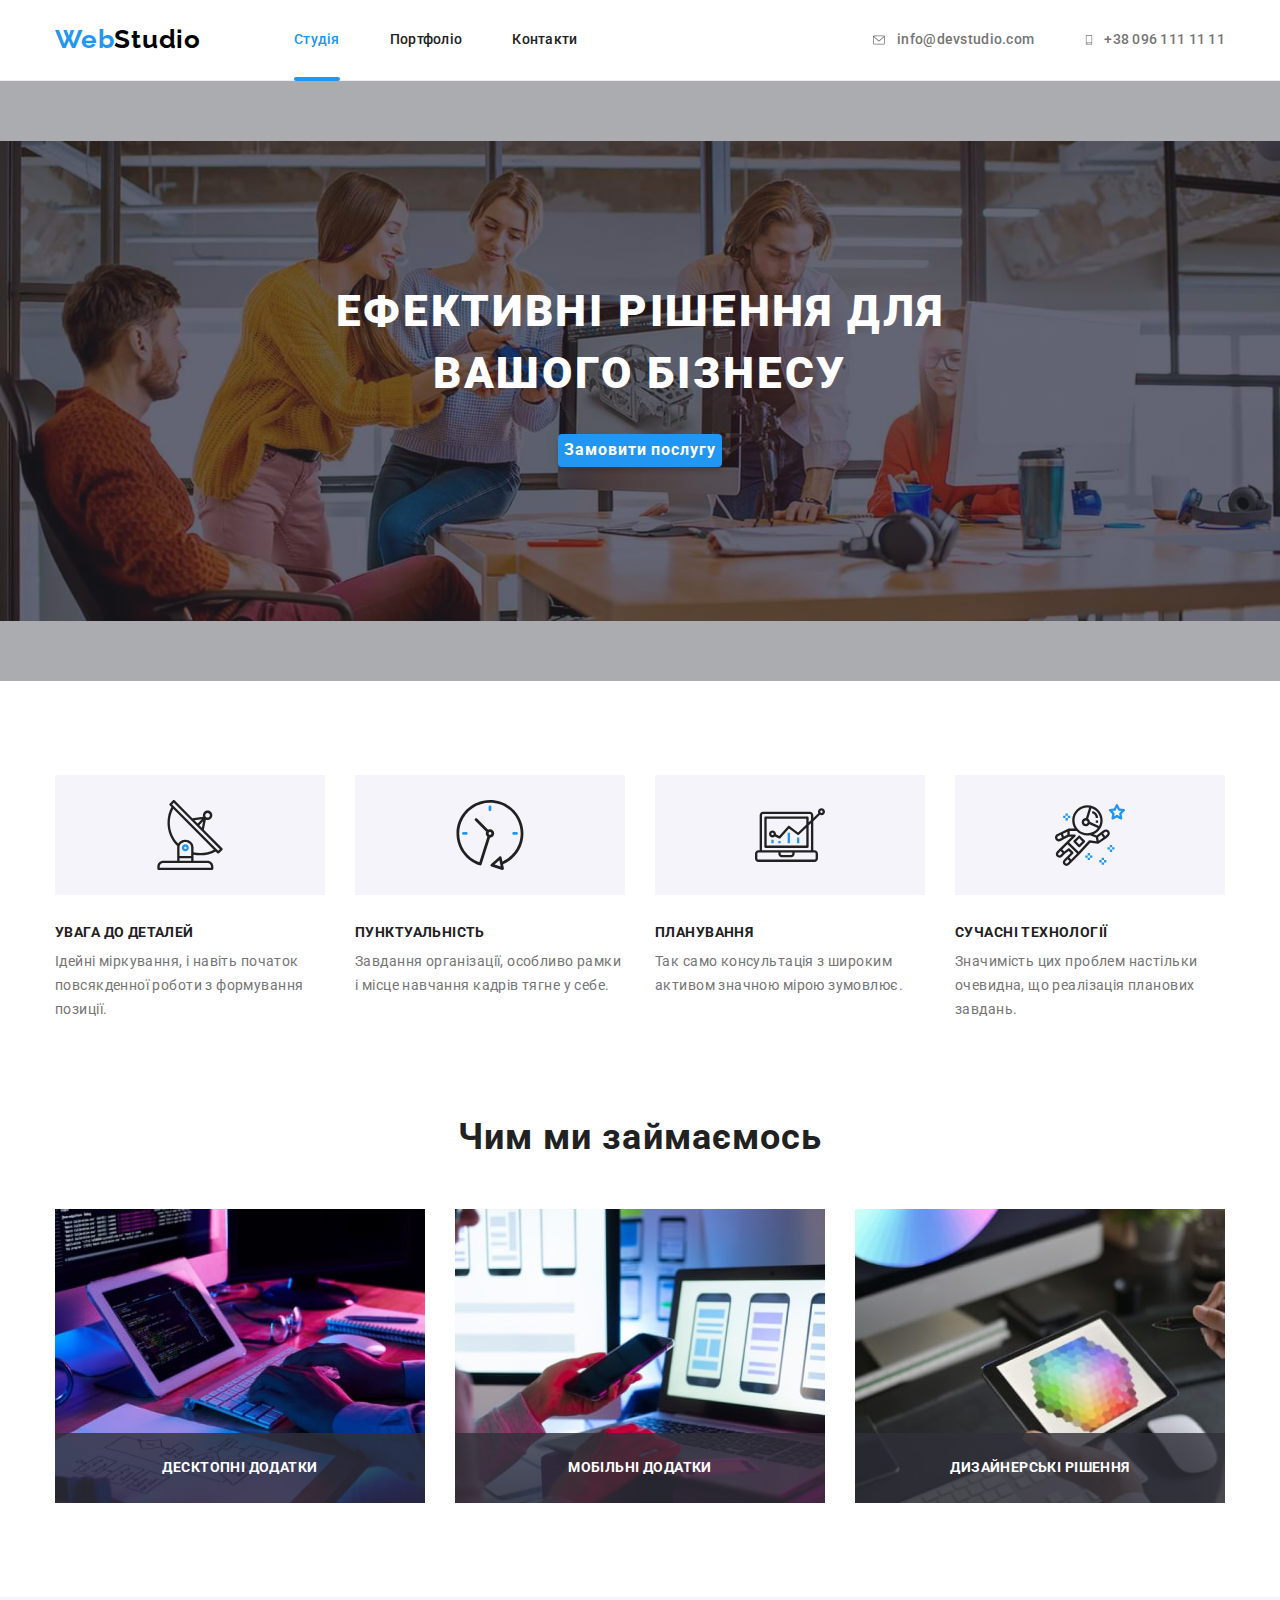
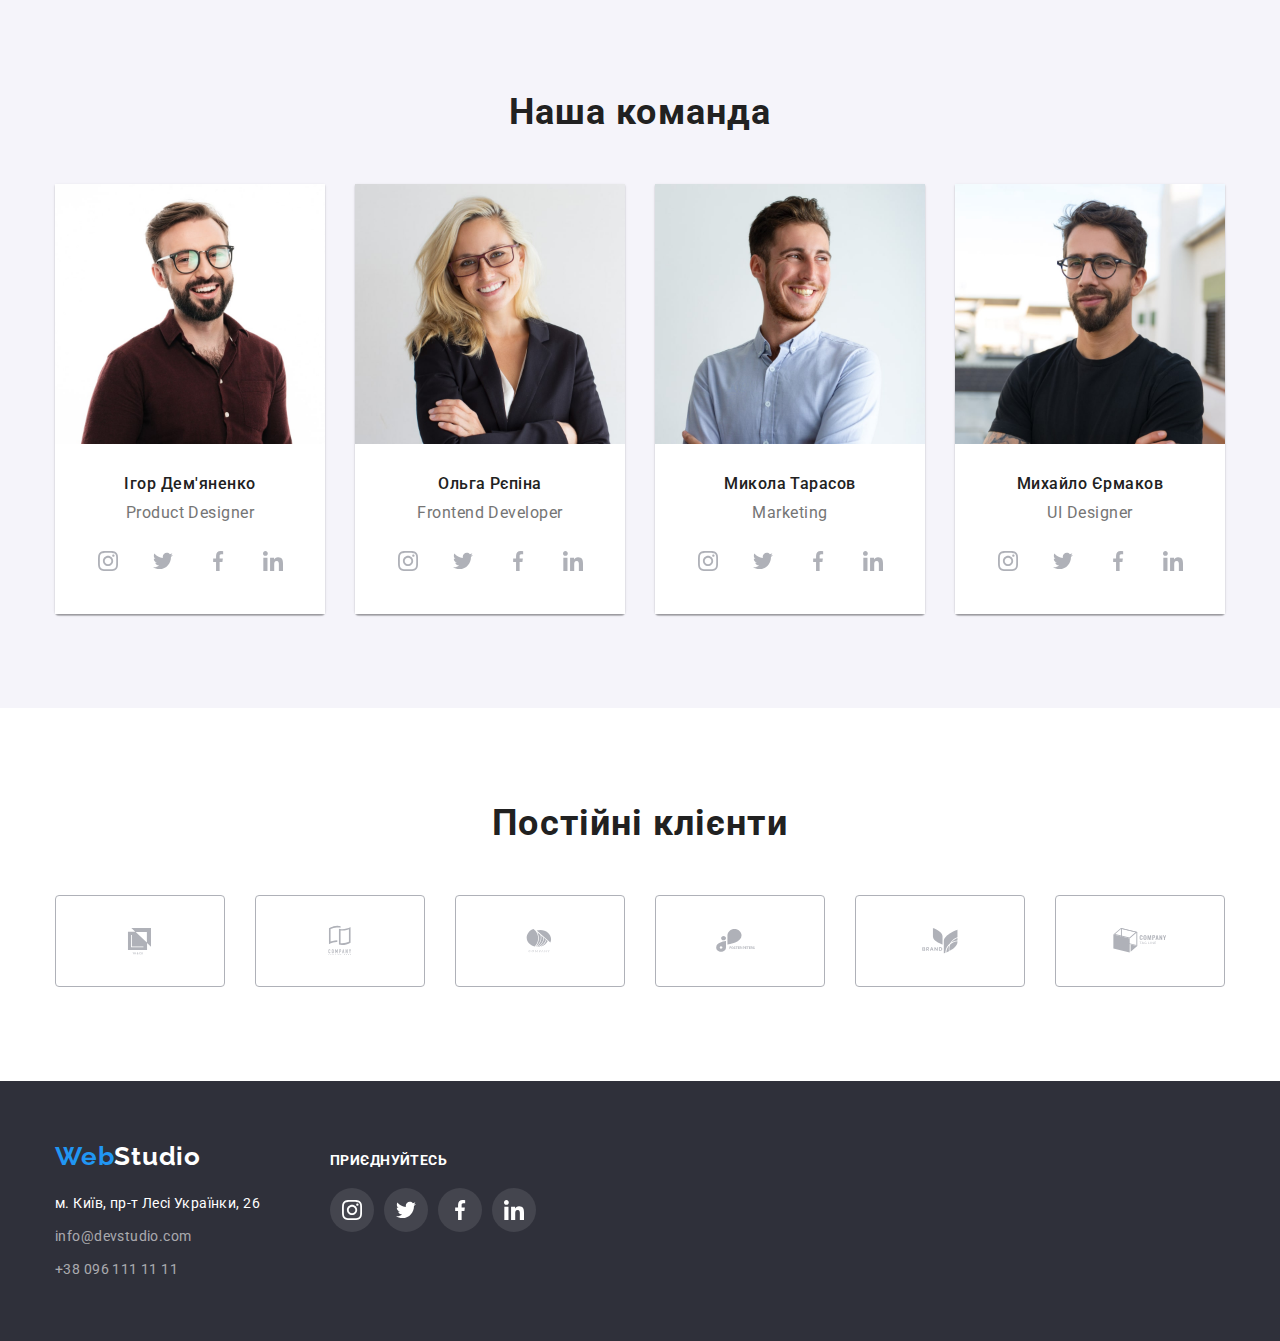
<file: index.html>
<!DOCTYPE html>
<html lang="uk">
  <head>
    <meta charset="UTF-8" />
    <meta http-equiv="X-UA-Compatible" content="IE=edge" />
    <meta name="viewport" content="width=device-width, initial-scale=1.0" />
    <link rel="preconnect" href="https://fonts.googleapis.com" />
    <link rel="preconnect" href="https://fonts.gstatic.com" crossorigin />
    <link
      href="https://fonts.googleapis.com/css2?family=Raleway:wght@700&family=Roboto:wght@400;500;700;900&display=swap"
      rel="stylesheet"
    />
    <title>ВебСтудія</title>
    <link
      rel="stylesheet"
      href="https://cdnjs.cloudflare.com/ajax/libs/modern-normalize/1.1.0/modern-normalize.min.css"
    />
    <link rel="stylesheet" href="./style/style.css" />
  </head>
  <body class="body">
    <!--Шапка сайта-->
    <header class="header">
      <div class="container">
        <nav class="nav">
          <a href="" class="header-logo logo"
            ><span class="logo-first">Web</span>Studio</a
          >
          <ul class="site-nav list">
            <li class="item">
              <a href="./index.html" class="studio-link current link">Студія</a>
            </li>
            <li class="item">
              <a href="./portfolio.html" class="portfolio-link link"
                >Портфоліо</a
              >
            </li>
            <li class="item">
              <a href="" class="contacts-link link">Контакти</a>
            </li>
          </ul>
        </nav>
        <ul class="auth list">
          <li class="item">
            <a href="mailto:info@devstudio.com" class="mailto-link link"
              ><svg viewBox="0 0 100 100" width="16" height="12" class="icon1">
                <use xlink:href="./images/icons.svg#icon-envelope"></use></svg>info@devstudio.com
                </a>
          </li>
          <li class="item">
            <a href="tel:+380961111111" class="contact-link link"
              ><svg viewBox="0 0 100 100" width="10" height="16" class="icon2">
                <use xlink:href="./images/icons.svg#icon-smartphone"></use></svg>+38 096 111 11 11
              </a>
          </li>
        </ul>
      </div>
    </header>
    <main class="main">
      <!--Герой-->
      <section class="hero">
        <div class="container">
          <h1 class="hero-title">Ефективні рішення для вашого бізнесу</h1>
          <button type="button" class="hero-btn" data-modal-open>
            Замовити послугу
          </button>
        </div>
      </section>
      <!--Особливості-->
      <section class="section">
        <div class="container">
          <h2 class="section-title">Особливості нашої роботи</h2>
          <ul class="section-list list">
            <li class="section-item">
              <div class="benefits-icon">
                <svg class="" width="70" height="70">
                  <use xlink:href="./images/icons.svg#icon-antenna"></use>
                </svg>
              </div>
              <h3 class="section-item-title">Увага до деталей</h3>
              <p class="section-item-text">
                Ідейні міркування, і навіть початок повсякденної роботи з
                формування позиції.
              </p>
            </li>
            <li class="section-item icon">
              <div class="benefits-icon">
                <svg class="" width="70" height="70">
                  <use xlink:href="./images/icons.svg#icon-clock"></use>
                </svg>
              </div>
              <h3 class="section-item-title">Пунктуальність</h3>
              <p class="section-item-text">
                Завдання організації, особливо рамки і місце навчання кадрів
                тягне у себе.
              </p>
            </li>
            <li class="section-item icon">
              <div class="benefits-icon">
                <svg class="" width="70" height="70">
                  <use xlink:href="./images/icons.svg#icon-diagram"></use>
                </svg>
              </div>
              <h3 class="section-item-title">Планування</h3>
              <p class="section-item-text">
                Так само консультація з широким активом значною мірою зумовлює.
              </p>
            </li>
            <li class="section-item icon">
              <div class="benefits-icon">
                <svg class="" width="70" height="70">
                  <use xlink:href="./images/icons.svg#icon-astronaut"></use>
                </svg>
              </div>
              <h3 class="section-item-title">Сучасні технології</h3>
              <p class="section-item-text">
                Значимість цих проблем настільки очевидна, що реалізація
                планових завдань.
              </p>
            </li>
          </ul>
        </div>
      </section>
      <!--Наша робота-->
      <section class="work">
        <div class="container">
          <h2 class="work-title">Чим ми займаємось</h2>
          <ul class="work-list list">
            <li class="work-item">
              <div class="work-wrap-details">
                <img src="./images/box1.jpg " width="370" alt="box 1" />
                <p class="work-details">Десктопні додатки</p>
              </div>
            </li>
            <li class="work-item">
              <div class="work-wrap-details">
                <img src="./images/box2.jpg " width="370" alt="box 2" />
                <p class="work-details">Мобільні додатки</p>
              </div>
            </li>
            <li class="work-item">
              <div class="work-wrap-details">
                <img src="./images/box3.jpg " width="370" alt="box 3" />
                <p class="work-details">Дизайнерські рішення</p>
              </div>
            </li>
          </ul>
        </div>
      </section>
      <!--Наша команда-->
      <section class="team">
        <div class="container">
          <h2 class="team-title">Наша команда</h2>
          <ul class="team-list list">
            <li class="team-item">
              <img src="./images/img1.jpg" width="270" alt="Ігор Дем'яненко" />
              <div class="name">
                <h3 class="team-item-title">Ігор Дем'яненко</h3>
                <p class="team-item-text">Product Designer</p>
                <ul class="team-item-social list">
                  <li class="social-item">
                    <a href="" class="team-link"
                      ><svg class="team-icon"
                        viewBox="0 0 100 100"
                        width="20"
                        height="20"
                        class=""
                      >
                        <use
                          xlink:href="./images/icons.svg#icon-instagram"
                        ></use>
                      </svg>
                    </a>
                  </li>
                  <li class="social-item">
                    <a href="" class="team-link"
                      ><svg class="team-icon"
                        viewBox="0 0 100 100"
                        width="20"
                        height="20"
                        class=""
                      >
                        <use xlink:href="./images/icons.svg#icon-twitter"></use>
                      </svg>
                    </a>
                  </li>
                  <li class="social-item">
                    <a href="" class="team-link"
                      ><svg class="team-icon"
                        viewBox="0 0 100 100"
                        width="20"
                        height="20"
                        class=""
                      >
                        <use
                          xlink:href="./images/icons.svg#icon-facebook"
                        ></use>
                      </svg>
                    </a>
                  </li>
                  <li class="social-item">
                    <a href="" class="team-link"
                      ><svg class="team-icon"
                        viewBox="0 0 100 100"
                        width="20"
                        height="20"
                        class=""
                      >
                        <use
                          xlink:href="./images/icons.svg#icon-linkedin"
                        ></use>
                      </svg>
                    </a>
                  </li>
                </ul>
              </div>
            </li>
            <li class="team-item">
              <img
                src="./images/img2.jpg "
                width="270"
                alt="Ольга Рєпіна фото"
              />
              <div class="name">
                <h3 class="team-item-title">Ольга Рєпіна</h3>
                <p class="team-item-text">Frontend Developer</p>
                <ul class="team-item-social list">
                  <li class="social-item">
                    <a href="" class="team-link"
                      ><svg class="team-icon"
                        viewBox="0 0 100 100"
                        width="20"
                        height="20"
                        class=""
                      >
                        <use
                          xlink:href="./images/icons.svg#icon-instagram"
                        ></use>
                      </svg>
                    </a>
                  </li>
                  <li class="social-item">
                    <a href="" class="team-link"
                      ><svg class="team-icon"
                        viewBox="0 0 100 100"
                        width="20"
                        height="20"
                        class=""
                      >
                        <use xlink:href="./images/icons.svg#icon-twitter"></use>
                      </svg>
                    </a>
                  </li>
                  <li class="social-item">
                    <a href="" class="team-link"
                      ><svg class="team-icon"
                        viewBox="0 0 100 100"
                        width="20"
                        height="20"
                        class=""
                      >
                        <use
                          xlink:href="./images/icons.svg#icon-facebook"
                        ></use>
                      </svg>
                    </a>
                  </li>
                  <li class="social-item">
                    <a href="" class="team-link"
                      ><svg class="team-icon"
                        viewBox="0 0 100 100"
                        width="20"
                        height="20"
                        class=""
                      >
                        <use
                          xlink:href="./images/icons.svg#icon-linkedin"
                        ></use>
                      </svg>
                    </a>
                  </li>
                </ul>
              </div>
            </li>
            <li class="team-item">
              <img
                src="./images/img3.jpg "
                width="270"
                alt="Микола Тарасов фото"
              />
              <div class="name">
                <h3 class="team-item-title">Микола Тарасов</h3>
                <p class="team-item-text">Marketing</p>
                <ul class="team-item-social list">
                  <li class="social-item">
                    <a href="" class="team-link"
                      ><svg class="team-icon"
                        viewBox="0 0 100 100"
                        width="20"
                        height="20"
                        class=""
                      >
                        <use
                          xlink:href="./images/icons.svg#icon-instagram"
                        ></use>
                      </svg>
                    </a>
                  </li>
                  <li class="social-item">
                    <a href="" class="team-link"
                      ><svg class="team-icon"
                        viewBox="0 0 100 100"
                        width="20"
                        height="20"
                        class=""
                      >
                        <use xlink:href="./images/icons.svg#icon-twitter"></use>
                      </svg>
                    </a>
                  </li>
                  <li class="social-item">
                    <a href="" class="team-link"
                      ><svg class="team-icon"
                        viewBox="0 0 100 100"
                        width="20"
                        height="20"
                        class=""
                      >
                        <use
                          xlink:href="./images/icons.svg#icon-facebook"
                        ></use>
                      </svg>
                    </a>
                  </li>
                  <li class="social-item">
                    <a href="" class="team-link"
                      ><svg class="team-icon"
                        viewBox="0 0 100 100"
                        width="20"
                        height="20"
                        class=""
                      >
                        <use
                          xlink:href="./images/icons.svg#icon-linkedin"
                        ></use>
                      </svg>
                    </a>
                  </li>
                </ul>
              </div>
            </li>
            <li class="team-item">
              <img
                src="./images/img4.jpg "
                width="270"
                alt="Михайло Єрмаков фото"
              />
              <div class="name">
                <h3 class="team-item-title">Михайло Єрмаков</h3>
                <p class="team-item-text">UI Designer</p>
                <ul class="team-item-social list">
                  <li class="social-item">
                    <a href="" class="team-link"
                      ><svg class="team-icon"
                        viewBox="0 0 100 100"
                        width="20"
                        height="20"
                        class=""
                      >
                        <use
                          xlink:href="./images/icons.svg#icon-instagram"
                        ></use>
                      </svg>
                    </a>
                  </li>
                  <li class="social-item">
                    <a href="" class="team-link"
                      ><svg class="team-icon"
                        viewBox="0 0 100 100"
                        width="20"
                        height="20"
                        class=""
                      >
                        <use xlink:href="./images/icons.svg#icon-twitter"></use>
                      </svg>
                    </a>
                  </li>
                  <li class="social-item">
                    <a href="" class="team-link"
                      ><svg class="team-icon"
                        viewBox="0 0 100 100"
                        width="20"
                        height="20"
                        class=""
                      >
                        <use
                          xlink:href="./images/icons.svg#icon-facebook"
                        ></use>
                      </svg>
                    </a>
                  </li>
                  <li class="social-item">
                    <a href="" class="team-link"
                      ><svg class="team-icon"
                        viewBox="0 0 100 100"
                        width="20"
                        height="20"
                        class=""
                      >
                        <use
                          xlink:href="./images/icons.svg#icon-linkedin"
                        ></use>
                      </svg>
                    </a>
                  </li>
                </ul>
              </div>
            </li>
          </ul>
        </div>
      </section>
      <!--Клієнти-->
      <section class="clients">
        <div class="container-clients container">
          <h2 class="client-titel">Постійні клієнти</h2>
          <ul class="client-list list">
            <li class="client-item">
              <a href="" class="client-link">
                <svg class="client-icon" viewBox="0 0 100 100" width="106" height="60" class="">
                  <use xlink:href="./images/icons.svg#icon-client1"></use>
                </svg>
              </a>
            </li>
            <li class="client-item">
              <a href="" class="client-link">
                <svg class="client-icon" viewBox="0 0 100 100" width="106" height="60" class="">
                  <use xlink:href="./images/icons.svg#icon-client2"></use>
                </svg>
              </a>
            </li>
            <li class="client-item">
              <a href="" class="client-link">
                <svg class="client-icon" viewBox="0 0 100 100" width="106" height="60" class="">
                  <use xlink:href="./images/icons.svg#icon-client3"></use>
                </svg>
              </a>
            </li>
            <li class="client-item">
              <a href="" class="client-link">
                <svg class="client-icon"
                  viewBox="0 0 100 100"
                  width="106"
                  height="60"
                  class="client"
                ><use xlink:href="./images/icons.svg#icon-client4"></use>
                </svg>
              </a>
            </li>
            <li class="client-item">
              <a href="" class="client-link">
                <svg class="client-icon" viewBox="0 0 100 100" width="106" height="60" class="">
                  <use xlink:href="./images/icons.svg#icon-client5"></use>
                </svg>
              </a>
            </li>
            <li class="client-item">
              <a href="" class="client-link">
                <svg class="client-icon" viewBox="0 0 100 100" width="106" height="60" class="">
                  <use xlink:href="./images/icons.svg#icon-client6"></use>
                </svg>
              </a>
            </li>
          </ul>
        </div>
      </section>
    </main>
    <footer class="footer">
      <div class="container-footer container">
        <div class="first-container">
          <a href="" class="footer-logo logo"
            ><span class="logo-first">Web</span>Studio</a
          >
          <address class="address">
            <ul class="footer-list list">
              <li class="footer-item">
                <a
                  class="footer-address"
                  href="https://2gis.ua/ru/kyiv/geo/15059546909211711/30.538662%2C50.42679?m=30.538546%2C50.426903%2F16:мКиївпр-тЛесіУкраїнки26"
                  target="_blank"
                  rel="noopener noreferrer nofollow"
                  >м. Київ, пр-т Лесі Українки, 26
                </a>
              </li>
              <li class="footer-item">
                <a href="mailto:info@devstudio.com" class="footer-mailto"
                  >info@devstudio.com</a
                >
              </li>
              <li class="footer-item">
                <a href="tel:+380961111111" class="footer-contact"
                  >+38 096 111 11 11</a
                >
              </li>
            </ul>
          </address>
        </div>
        <div class="second-container">
          <h3 class="social-title">Приєднуйтесь</h3>
          <ul class="footer-social-list list">
            <li class="social-item">
              <a href="" class="footer-icon"
                ><svg viewBox="0 0 100 100" width="20" height="20" class="">
                  <use xlink:href="./images/icons.svg#icon-instagram"></use>
                </svg>
              </a>
            </li>
            <li class="social-item">
              <a href="" class="footer-icon"
                ><svg viewBox="0 0 100 100" width="20" height="20" class="">
                  <use xlink:href="./images/icons.svg#icon-twitter"></use>
                </svg>
              </a>
            </li>
            <li class="social-item">
              <a href="" class="footer-icon"
                ><svg viewBox="0 0 100 100" width="20" height="20" class="">
                  <use xlink:href="./images/icons.svg#icon-facebook"></use>
                </svg>
              </a>
            </li>
            <li class="social-item">
              <a href="" class="footer-icon"
                ><svg viewBox="0 0 100 100" width="20" height="20" class="">
                  <use xlink:href="./images/icons.svg#icon-linkedin"></use>
                </svg>
              </a>
            </li>
          </ul>
        </div>
      </div>
    </footer>
    <div class="backdrop is-hidden" data-modal>
      <div class="modal">
        <button type="button" class="close-button" data-modal-close>
          <svg viewBox="0 0 100 100" width="30" height="30" class="">
            <use xlink:href="./images/icons.svg#icon-close-1"></use>
          </svg>
        </button>
      </div>
    </div>
    <script src="./js/modal.js"></script>
  </body>
</html>
</file>
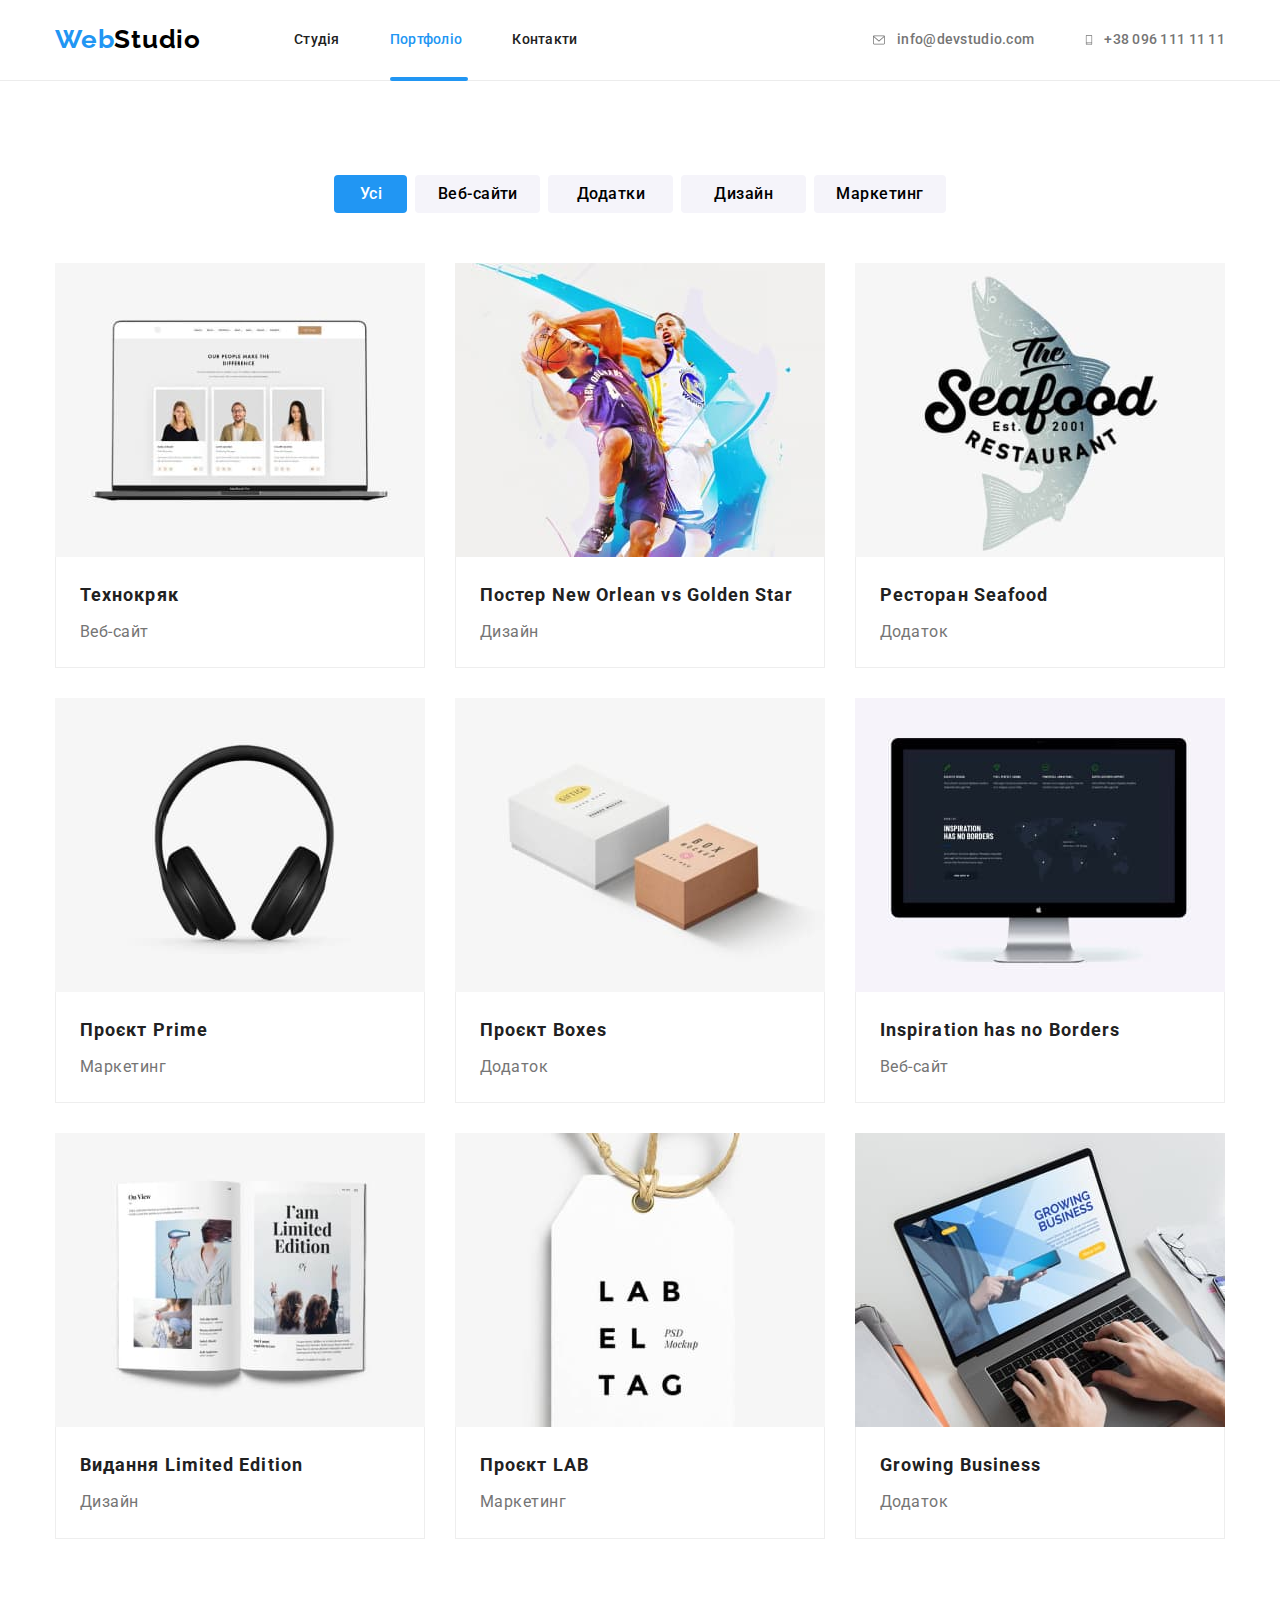
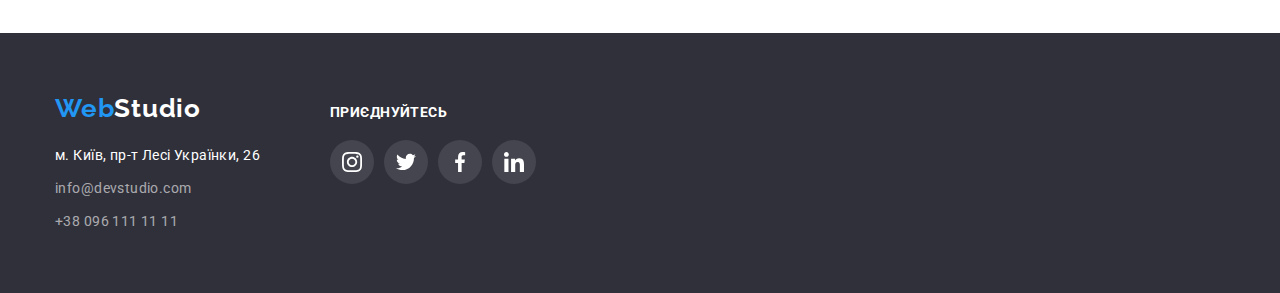
<file: portfolio.html>
<!DOCTYPE html>
<html lang="uk">
  <head>
    <meta charset="UTF-8" />
    <meta http-equiv="X-UA-Compatible" content="IE=edge" />
    <meta name="viewport" content="width=device-width, initial-scale=1.0" />
    <link
      rel="stylesheet"
      href="https://cdnjs.cloudflare.com/ajax/libs/modern-normalize/1.0.0/modern-normalize.min.css"
    />
    <link rel="preconnect" href="https://fonts.googleapis.com" />
    <link rel="preconnect" href="https://fonts.gstatic.com" crossorigin />
    <link
      href="https://fonts.googleapis.com/css2?family=Raleway:wght@700&family=Roboto:wght@400;500;700;900&display=swap"
      rel="stylesheet"
    />
    <title>Портфолио</title>
    <link
      rel="stylesheet"
      href="https://cdnjs.cloudflare.com/ajax/libs/modern-normalize/1.1.0/modern-normalize.min.css"
    />
    <link rel="stylesheet" href="./style/style.css" />
  </head>
  <body class="body">
    <!--Шапка сайта-->
    <header class="header">
      <div class="container">
        <nav class="nav">
          <a href="" class="header-logo logo"
            ><span class="logo-first">Web</span>Studio</a
          >
          <ul class="site-nav list">
            <li class="item">
              <a href="./index.html" class="studio_p-link link">Студія</a>
            </li>
            <li class="item">
              <a href="./portfolio.html" class="portfolio_p-link current link"
                >Портфоліо</a
              >
            </li>
            <li class="item">
              <a href="" class="contacts-link link">Контакти</a>
            </li>
          </ul>
        </nav>
        <ul class="auth list">
          <li class="item">
            <a href="mailto:info@devstudio.com" class="mailto-link link"
              ><svg viewBox="0 0 100 100" width="16" height="12" class="">
                <use xlink:href="./images/icons.svg#icon-envelope"></use></svg>info@devstudio.com
                </a>
          </li>
          <li class="item">
            <a href="tel:+380961111111" class="contact-link link"
              ><svg viewBox="0 0 100 100" width="10" height="16" class="">
                <use xlink:href="./images/icons.svg#icon-smartphone"></use></svg>+38 096 111 11 11
              </a>
          </li>
        </ul>
      </div>
    </header>
    <main>
      <!--Проекти-->
      <section class="project">
        <div class="container">
          <h1 class="project-title">Наші проекти</h1>
          <ul class="btn-list list">
            <li>
              <button type="button" class="project-btn-first">Усі</button>
            </li>
            <li>
              <button type="button" class="project-btn">Веб-сайти</button>
            </li>
            <li>
              <button type="button" class="project-btn">Додатки</button>
            </li>
            <li><button type="button" class="project-btn">Дизайн</button></li>
            <li>
              <button type="button" class="project-btn">Маркетинг</button>
            </li>
          </ul>
          <ul class="project-list list">
            <li class="project-item">
              <a href="" class="project-link link">
                <div class="project-wrap-details">
                  <img src="./images/img1p.jpg" width="370" alt="img1p" />
                  <p class="project-details">
                    Ресурс пропонує комплексні пропозиції з різним рівнем
                    функціоналу та сервісів. Все це дозволить відвідувачу
                    отримати вичерпні відомості про компанію чи приватну особу.
                  </p>
                </div>
                <div class="text">
                  <h2 class="project-title-img">Технокряк</h2>
                  <p class="project-text">Веб-сайт</p>
                </div>
              </a>
            </li>
            <li class="project-item">
              <a href="" class="project-link link">
                <div class="project-wrap-details">
                  <img src="./images/img2p.jpg" width="370" alt="img2p" />
                  <p class="project-details">
                    Ресурс пропонує комплексні пропозиції з різним рівнем
                    функціоналу та сервісів. Все це дозволить відвідувачу
                    отримати вичерпні відомості про компанію чи приватну особ
                  </p>
                </div>
                <div class="text">
                  <h2 class="project-title-img">
                    Постер New Orlean vs Golden Star
                  </h2>
                  <p class="project-text">Дизайн</p>
                </div>
              </a>
            </li>
            <li class="project-item">
              <a href="" class="project-link link">
                <div class="project-wrap-details">
                  <img src="./images/img3p.jpg" width="370" alt="img3p" />
                  <p class="project-details">
                    Ресурс пропонує комплексні пропозиції з різним рівнем
                    функціоналу та сервісів. Все це дозволить відвідувачу
                    отримати вичерпні відомості про компанію чи приватну особ
                  </p>
                </div>
                <div class="text">
                  <h2 class="project-title-img">Ресторан Seafood</h2>
                  <p class="project-text">Додаток</p>
                </div>
              </a>
            </li>
            <li class="project-item">
              <a href="" class="project-link link">
                <div class="project-wrap-details">
                  <img src="./images/img4p.jpg" width="370" alt="img4p" />
                  <p class="project-details">
                    Ресурс пропонує комплексні пропозиції з різним рівнем
                    функціоналу та сервісів. Все це дозволить відвідувачу
                    отримати вичерпні відомості про компанію чи приватну особ
                  </p>
                </div>
                <div class="text">
                  <h2 class="project-title-img">Проєкт Prime</h2>
                  <p class="project-text">Маркетинг</p>
                </div>
              </a>
            </li>
            <li class="project-item">
              <a href="" class="project-link link">
                <div class="project-wrap-details">
                  <img src="./images/img5p.jpg" width="370" alt="img5p" />
                  <p class="project-details">
                    Ресурс пропонує комплексні пропозиції з різним рівнем
                    функціоналу та сервісів. Все це дозволить відвідувачу
                    отримати вичерпні відомості про компанію чи приватну особ
                  </p>
                </div>
                <div class="text">
                  <h2 class="project-title-img">Проєкт Boxes</h2>
                  <p class="project-text">Додаток</p>
                </div>
              </a>
            </li>
            <li class="project-item">
              <a href="" class="project-link link">
                <div class="project-wrap-details">
                  <img src="./images/img6p.jpg" width="370" alt="img6p" />
                  <p class="project-details">
                    Ресурс пропонує комплексні пропозиції з різним рівнем
                    функціоналу та сервісів. Все це дозволить відвідувачу
                    отримати вичерпні відомості про компанію чи приватну особ
                  </p>
                </div>
                <div class="text">
                  <h2 class="project-title-img">Inspiration has no Borders</h2>
                  <p class="project-text">Веб-сайт</p>
                </div>
              </a>
            </li>
            <li class="project-item">
              <a href="" class="project-link link">
                <div class="project-wrap-details">
                  <img src="./images/img7p).jpg" width="370" alt="img7p" />
                  <p class="project-details">
                    Ресурс пропонує комплексні пропозиції з різним рівнем
                    функціоналу та сервісів. Все це дозволить відвідувачу
                    отримати вичерпні відомості про компанію чи приватну особ
                  </p>
                </div>
                <div class="text">
                  <h2 class="project-title-img">Видання Limited Edition</h2>
                  <p class="project-text">Дизайн</p>
                </div>
              </a>
            </li>
            <li class="project-item">
              <a href="" class="project-link link">
                <div class="project-wrap-details">
                  <img src="./images/img8p.jpg" width="370" alt="img8p" />
                  <p class="project-details">
                    Ресурс пропонує комплексні пропозиції з різним рівнем
                    функціоналу та сервісів. Все це дозволить відвідувачу
                    отримати вичерпні відомості про компанію чи приватну особ
                  </p>
                </div>
                <div class="text">
                  <h2 class="project-title-img">Проєкт LAB</h2>
                  <p class="project-text">Маркетинг</p>
                </div>
              </a>
            </li>
            <li class="project-item">
              <a href="" class="project-link link">
                <div class="project-wrap-details">
                  <img src="./images/img9p.jpg" width="370" alt="img9p" />
                  <p class="project-details">
                    Ресурс пропонує комплексні пропозиції з різним рівнем
                    функціоналу та сервісів. Все це дозволить відвідувачу
                    отримати вичерпні відомості про компанію чи приватну особ
                  </p>
                </div>
                <div class="text">
                  <h2 class="project-title-img">Growing Business</h2>
                  <p class="project-text">Додаток</p>
                </div>
              </a>
            </li>
          </ul>
        </div>
      </section>
    </main>
    <footer class="footer">
      <div class="container-footer container">
        <div class="first-container">
          <a href="" class="footer-logo logo"
            ><span class="logo-first">Web</span>Studio</a
          >
          <address class="address">
            <ul class="footer-list list">
              <li class="footer-item">
                <a
                  class="footer-address"
                  href="https://2gis.ua/ru/kyiv/geo/15059546909211711/30.538662%2C50.42679?m=30.538546%2C50.426903%2F16:мКиївпр-тЛесіУкраїнки26"
                  target="_blank"
                  rel="noopener noreferrer nofollow"
                  >м. Київ, пр-т Лесі Українки, 26
                </a>
              </li>
              <li class="footer-item">
                <a href="mailto:info@devstudio.com" class="footer-mailto"
                  >info@devstudio.com</a
                >
              </li>
              <li class="footer-item">
                <a href="tel:+380961111111" class="footer-contact"
                  >+38 096 111 11 11</a
                >
              </li>
            </ul>
          </address>
        </div>
        <div class="second-container">
          <h3 class="social-title">Приєднуйтесь</h3>
          <ul class="footer-social-list list">
            <li class="social-item">
              <a href="" class="footer-icon"
                ><svg viewBox="0 0 100 100" width="20" class="">
                  <use xlink:href="./images/icons.svg#icon-instagram"></use>
                </svg>
              </a>
            </li>
            <li class="social-item">
              <a href="" class="footer-icon"
                ><svg viewBox="0 0 100 100" width="20" class="">
                  <use xlink:href="./images/icons.svg#icon-twitter"></use>
                </svg>
              </a>
            </li>
            <li class="social-item">
              <a href="" class="footer-icon"
                ><svg viewBox="0 0 100 100" width="20" class="">
                  <use xlink:href="./images/icons.svg#icon-facebook"></use>
                </svg>
              </a>
            </li>
            <li class="social-item">
              <a href="" class="footer-icon"
                ><svg viewBox="0 0 100 100" width="20" class="">
                  <use xlink:href="./images/icons.svg#icon-linkedin"></use>
                </svg>
              </a>
            </li>
          </ul>
        </div>
      </div>
    </footer>
  </body>
</html>
</file>
<file: style/style.css>
:root{
    --praymory-text-color:#212121;
    --secondary-text-color:#FFFFFF;
    --accent-color:#2196F3;
    --text-color: #757575;
}
h1, 
h2,
h3,
h4, 
h5, 
h6
ul,
p{
    margin: 0;
}
ul{
    padding-left: 0;
}
.body{
    font-family: "Roboto", sans-serif;
    font-weight: 700;
    
}
.container{
    width: 1200px;
    margin: 0 auto;
    padding-left: 15px;
    padding-right: 15px;
}
.list{
    list-style: none;
    margin: 0;
    padding: 0;
}

/* Header */
header .container{
    display: flex;
}
.header{
    border-bottom: 1px solid #ECECEC;
}
.nav{
    display: flex;
    align-items: center;
}
.logo{
    font-family: "Raleway", sans-serif;
    font-size: 26px;
    font-weight: 700;
    line-height: 1.2;
    letter-spacing: 0.03em;
    color: #000000;
    text-decoration: none;
}
.logo-first{
    color: var(--accent-color);
}
.site-nav{
    display: flex;
    margin-left: 93px;
}
.site-nav .item:not( :last-child){
    margin-right: 50px;
}
.link{
    position: relative;
    font-size: 14px;
    font-weight: 500;
    line-height: 1.1;
    letter-spacing: 0.02em;
    text-decoration: none;
    padding-top: 32px;
    padding-bottom: 32px;
    display: block;
    transition-property: color;
    transition-duration: 250ms;
    transition-timing-function: cubic-bezier(0.4, 0, 0.2, 1);
}
.current:after{
    content: "";
    position: absolute;
    display: block;
    width: 100%;
    height: 4px;
    background-color: var(--accent-color);
    bottom: -1px;
    border-radius: 2px;
}
.studio-link{
    color: var(--accent-color);
    }
.portfolio-link,
.contacts-link{
    color: var(--praymory-text-color);
}
.portfolio-link:hover,
.portfolio-link:focus,
.contacts-link:hover,
.contacts-link:focus{
    color:var(--accent-color)
}
.auth {
    display: flex;
    margin-left: auto;
}
.auth .item + .item{
    margin-left: 50px;
}
.mailto-link,
.contact-link{
    color: var(--text-color);
    display: flex;
    align-items: center;
    gap: 10px;
    padding: 32px 0;
}
.mailto-link:hover,
.mailto-link:focus,
.contact-link:hover,
.contact-link:focus{
    color: var(--accent-color);
}
.mailto-link,
.contact-link{
    fill: currentColor;
}
.mailto-link:hover svg,
.mailto-link:focus svg,
.contact-link:hover svg,
.contact-link:focus svg{
    fill: currentColor;
}
.icon1{
    width: 16px;
    height: 12px;
}
.icon2{
    width: 10px;
    height: 16px;
}

/* Герой */
.hero{
    background-image: linear-gradient(rgba(47, 48, 58, 0.4),rgba(47, 48, 58, 0.4)), url(../images/Imghero.jpg); 
    background-repeat: no-repeat;
    text-align: center; 
    padding-top: 200px;
    padding-bottom: 200px;
    max-width: 1600px;
    height: 600px;
    background-position: center;
    background-size: contain;
    margin-right: auto;
    margin-left: auto;
}
.hero-title{
    color: var(--secondary-text-color);
    font-size: 44px;
    font-weight: 900;
    line-height: 1.4;
    letter-spacing: 0.06em;
    text-transform: uppercase;
    text-align: center;
    max-width: 700px; 
    margin: 0 auto 30px; 
}
.hero-btn{
    border: none;
    outline: none;
    font-size: 16px;
    font-weight: 700;
    line-height: 1.9;
    letter-spacing: 0.06em;
    text-align: center;
    text-decoration: none;
    color: var(--secondary-text-color);
    background-color: #2196F3;
    border-radius: 4px;
    box-shadow: 0px 4px 4px rgba(0, 0, 0, 0.15);
    transition-property: background-color;
    transition-duration: 250ms;
    transition-timing-function: cubic-bezier(0.4, 0, 0.2, 1);
}
.hero-btn:hover,
.hero-btn:focus{
    background-color: #188ce8;
}

/*  Особливості */
.section-title {
    position: absolute;
    white-space: nowrap;
    width: 1px;
    height: 1px;
    overflow: hidden;
    border: 0;
    padding: 0;
    clip: rect(0 0 0 0);
    clip-path: inset(50%);
    margin: -1px;
}
.section{
    padding-top: 94px;
    padding-bottom: 94px;
}
.section-list{
    display: flex;
    gap: 30px;
}
.benefits-icon{
    display: flex;
    width: 270px;
    height: 120px;
    align-items: center;
    justify-content: center;
    background-color: #F5F4FA;
    margin-bottom: 30px;
}
.section-item-title{
    color: var(--praymory-text-color);
    font-size: 14px;
    font-weight: 700;
    line-height: 1.1;
    letter-spacing: 0.03em;
    text-transform: uppercase;
    margin-bottom: 10px;
}
.section-item-text{
    color: var(--text-color);
    font-size: 14px;
    font-weight: 400;
    line-height: 1.7;
    letter-spacing: 0.03em;
}

/* Наша робота */
.work{
    padding-bottom: 94px;
}
.work-title{
    color: var(--praymory-text-color);
    font-size: 36px;
    font-weight: 700;
    line-height: 1.2;
    letter-spacing: 0.03em;
    text-align: center;
    margin-bottom: 50px;
}
.work-list{
    display: flex;
    gap: 30px;
}

img{
    display: block; 
}
.work-wrap-details {
    position: relative;
}
.work-details{
    position: absolute;
    bottom: 0;
    right: 0;
    display: flex;
    justify-content: center;
    align-items: center;
    font-style: normal;
    font-size: 14px;
    line-height: 1.1;
    letter-spacing: 0.03em;
    text-transform: uppercase;
    color: var(--secondary-text-color);
    width: 370px;
    height: 70px;
    background-color: rgba(47, 48, 58, 0.8);
}

/* Наша команда */
.team{
    background: #f5f4fa;
    padding-top: 94px;
    padding-bottom: 94px;
}
.team-title{
    color: var(--praymory-text-color);
    font-size: 36px;
    font-weight: 700;
    line-height: 1.2;
    letter-spacing: 0.03em;
    text-align: center;
    margin-bottom: 50px;
}
.team-list{
    display: flex;
    gap: 30px;
}
img{
    display: block;
}
.team-item{
    width: 270px;
    display: block;
    box-shadow: 0px 1px 3px rgba(0, 0, 0, 0.12), 0px 1px 1px rgba(0, 0, 0, 0.14), 0px 2px 1px rgba(0, 0, 0, 0.2);
    border-radius: 0px 0px 4px 4px;
}
.team-item-title{
    color: var(--praymory-text-color);
    font-size: 16px;
    font-weight: 500;
    line-height: 1.2;
    letter-spacing: 0.03em;
    text-align: center; 
    margin-bottom: 10px;  
}
.team-item-text{
    color: var(--text-color);
    font-size: 16px;
    font-weight: 400;
    line-height: 1.2;
    letter-spacing: 0.03em;
    text-align: center;
    margin-bottom: 16px;
}
.name{
    background-color:#FFFFFF ;
    padding-top: 30px;
    padding-bottom: 30px;
    display: block;
}
.team-item-social{
    display: flex;
    gap: 10px;
    justify-content: center;
}
.team-link{
    width: 45px;
    height: 45px;
    background: #FFFFFF;
    border-radius: 50%;
    display: flex;
    justify-content: center;
    align-items: center;
    transition: background-color 250ms cubic-bezier(0.4, 0, 0.2, 1);
}
.team-link:hover,
.team-link:focus{
    background-color: var(--accent-color);
}
.team-icon{
    fill: #AFB1B8;
    transition: fill 250ms cubic-bezier(0.4, 0, 0.2, 1);
}
.team-link:hover .team-icon,
.team-link:focus .team-icon{
    fill: var(--secondary-text-color);
}

/*Clients*/
.clients{
    background: var(--secondary-text-color);
    padding-top: 94px;
    padding-bottom: 94px;
}
.client-titel{
    color: var(--praymory-text-color);
    font-style: normal;
    font-weight: 700;
    font-size: 36px;
    line-height: 1.2;
    text-align: center;
    letter-spacing: 0.03em;
    margin-bottom: 50px;
}
.client-list{
    display: flex;
    justify-content: center;
    gap: 30px;
}
.client-link{
    width: 170px;
    height: 92px;
    border: 1px solid #AFB1B8;
    border-radius: 4px;
    display: flex;
    justify-content: center;
    align-items: center;
    transition-property: border-color;
    transition-duration: 250ms;
    transition-timing-function: cubic-bezier(0.4, 0, 0.2, 1);
}
.client-icon{
    fill: #AFB1B8;
    transition: fill 250ms cubic-bezier(0.4, 0,0.2,1);
}
.client-link:hover .client-icon,
.client-lunk:focus .client-icon{
    fill: var(--accent-color);
}
.client-link:hover,
.client-link:focus{
 border-color: var(--accent-color) ;
}
/* Footer */
.container-footer{
    display: flex; 
    align-items: baseline;  
}
.footer{
   background-color: #2f303a; 
   padding-top: 60px;
   padding-bottom: 60px;
   display: flex; 
   align-items: baseline; 
}
.footer-logo{
    display: flex;
    color: var(--secondary-text-color);
    margin-bottom: 20px;
}
.logo-first{
    color: #2196F3;
}
.footer-item:not(:last-child){
    margin-bottom: 9px;
}
.footer-address,
.footer-mailto,
.footer-contact{
    font-size: 14px;
    font-weight: 400;
    line-height: 1.7;
    letter-spacing: 0.03em;
    text-decoration: none;
    font-style: normal;
}
.footer-address{
    color: var(--secondary-text-color);
}
.footer-mailto,
.footer-contact{
    color: rgb(255, 255, 255, 0.6)
}
.second-container{
    margin-left: 70px;
}
.footer-social-list{
    display: flex;
    justify-content: center;
}
.social-title{
    font-size: 14px;
    font-weight: 700;
    line-height: 1.1;
    letter-spacing: 00.03em;
    font-style: normal;
    text-transform: uppercase;
    color: var(--secondary-text-color);
    margin-bottom: 20px;
}
.footer-icon {
    width: 44px;
    height: 44px;
    background: rgb(255, 255, 255, 0.1);
    border-radius: 50%;
    display: flex;
    justify-content: center;
    align-items: center;
    margin-right: 10px;
    transition-property: background-color;
    transition-duration: 250ms;
    transition-timing-function: cubic-bezier(0.4, 0, 0.2, 1);
}
.footer-icon{
    fill: var(--secondary-text-color);
}
.footer-icon:hover,
.footer-icon:focus{
    background-color: var(--accent-color);
}

/* Портфоліо */
/* Шапка */
.studio_p-link{
    color: var(--praymory-text-color);
}
.studio_p-link:hover,
.studio_p-link:focus{
    color: var(--accent-color);
}
.portfolio_p-link{
    color: var(--accent-color);
}
.portfolio_p-link::after {
    content: "";
    position: absolute;
    display: block;
    width: 78px;
    height: 4px;
    background-color: var(--accent-color);
    margin-top: 28px;
    border-radius: 2px;
}
/*ПРОЕКТЫ*/
.project{
    padding-top: 94px;
    padding-bottom: 94px;
}
.project-title{
    position: absolute;
    white-space: nowrap;
    width: 1px;
    height: 1px;
    overflow: hidden;
    border: 0;
    padding: 0;
    clip: rect(0 0 0 0);
    clip-path: inset(50%);
    margin: -1px;
}
.btn-list{
    display: flex;
    justify-content: center;
    margin-bottom: 50px;
    gap: 8px;
}
.project-btn{
    display: inline-block;
    font-size: 16px;
    font-weight: 500;
    line-height: 1.6;
    letter-spacing: 0.03em;
    border-radius: 4px;
    text-align: center;
    text-decoration: none;
    background-color: #f5f4fa; 
    border: none;
    padding: 6px 22px; 
    min-width: 125px;
    transition-property: background-color, color, box-shadow;
    transition-duration: 250ms;
    transition-timing-function: cubic-bezier(0.4, 0, 0.2, 1);
}
.project-btn:hover,
.project-btn:focus{
    background-color: #2196F3;
    color: var(--secondary-text-color);
    box-shadow: 0px 3px 1px rgba(0, 0, 0, 0.1), 0px 1px 2px rgba(0, 0, 0, 0.08), 0px 2px 2px rgba(0, 0, 0, 0.12);
}
.project-btn-first{
    display: inline-block;
    font-size: 16px;
    font-weight: 500;
    line-height: 1.6;
    letter-spacing: 0.03em;
    text-align: center;
    border-radius: 4px;
    border: none;
    color: var(--secondary-text-color);
    background:var(--accent-color);
    padding: 6px 22px;
    min-width: 73px;
}
.project-list {
    display: flex;
    flex-wrap: wrap;
    gap: 30px; 
}
.project-link {
    padding-top: 0;
    padding-bottom: 0;
    transition-property: box-shadow;
    transition-duration: 250ms;
    transition-timing-function: cubic-bezier(0.4, 0, 0.2, 1);
}
.project-link:hover,
.project-link:focus{
    box-shadow:0px 1px 1px rgba(0, 0, 0, 0.12),
        0px 4px 4px rgba(0, 0, 0, 0.06),
        1px 4px 6px rgba(0, 0, 0, 0.16); 
}
.project-details{
    position: absolute;
    top: 0;
    left: 0;
    height: 100%;
    padding: 63px 24px;
    font-style: normal;
    font-weight: 400;
    font-size: 18px;
    line-height: 1.6;
    letter-spacing: 0.03em;
    color: var(--secondary-text-color);
    background-color: rgba(33, 150, 243, 0.9);
    transform: translateY(100%);
    transition: transform 250ms;
}
.project-wrap-details {
    position: relative;
    overflow: hidden;
}
.project-wrap-details img{
    display: block;
}
.project-item:hover .project-details{
    transform: translateY(0);
}
img {
    display: block;
}
.project-title-img{
    font-size: 18px;
    font-weight: 700;
    line-height: 2;
    letter-spacing: 0.06em;
    color: var(--praymory-text-color);
    margin-bottom: 4px;
}
.project-text{
    font-size: 16px;
    font-weight: 400;
    line-height: 1.9;
    letter-spacing: 0.03em;
    color: var(--text-color);
}
.text{
    padding: 20px 24px;
    border-right:  1px solid #EEEEEE;
    border-bottom: 1px solid #EEEEEE ;
    border-left: 1px solid #EEEEEE;
}

/*Modal*/
.backdrop{
    position: fixed;
    top: 0;
    left: 0;
    width: 100%;
    height: 100vh;
    background: rgba(0, 0, 0, 0.2);
    opacity: 1;
    transition: opacity 250ms linear, visibility 250ms linear;
}
.modal{
    width: 528px;
    height: 581px;
    position: absolute;
    top: 50%;
    left: 50%;
    transform: translate(-50%, -50%);
    background: var(--secondary-text-color);
    box-shadow: 0px 1px 3px rgba(0, 0, 0, 0.12), 0px 1px 1px rgba(0, 0, 0, 0.14), 0px 2px 1px rgba(0, 0, 0, 0.2);
    border-radius: 4px;
}
.close-button{
    position: absolute;
    right: 8px;
    top: 8px;
    width: 30px;
    height: 30px;
    border-radius: 50%;
    display: flex;
    align-items: center;
    fill: #000000;
    background-color: var(--secondary-text-color);
    border: 1px solid rgba(0, 0, 0, 0.1);
}
.is-hidden{
    opacity: 0;
    visibility: hidden;
    pointer-events: none;
}
.no-scroll{
    overflow: hidden;
}
</file>
